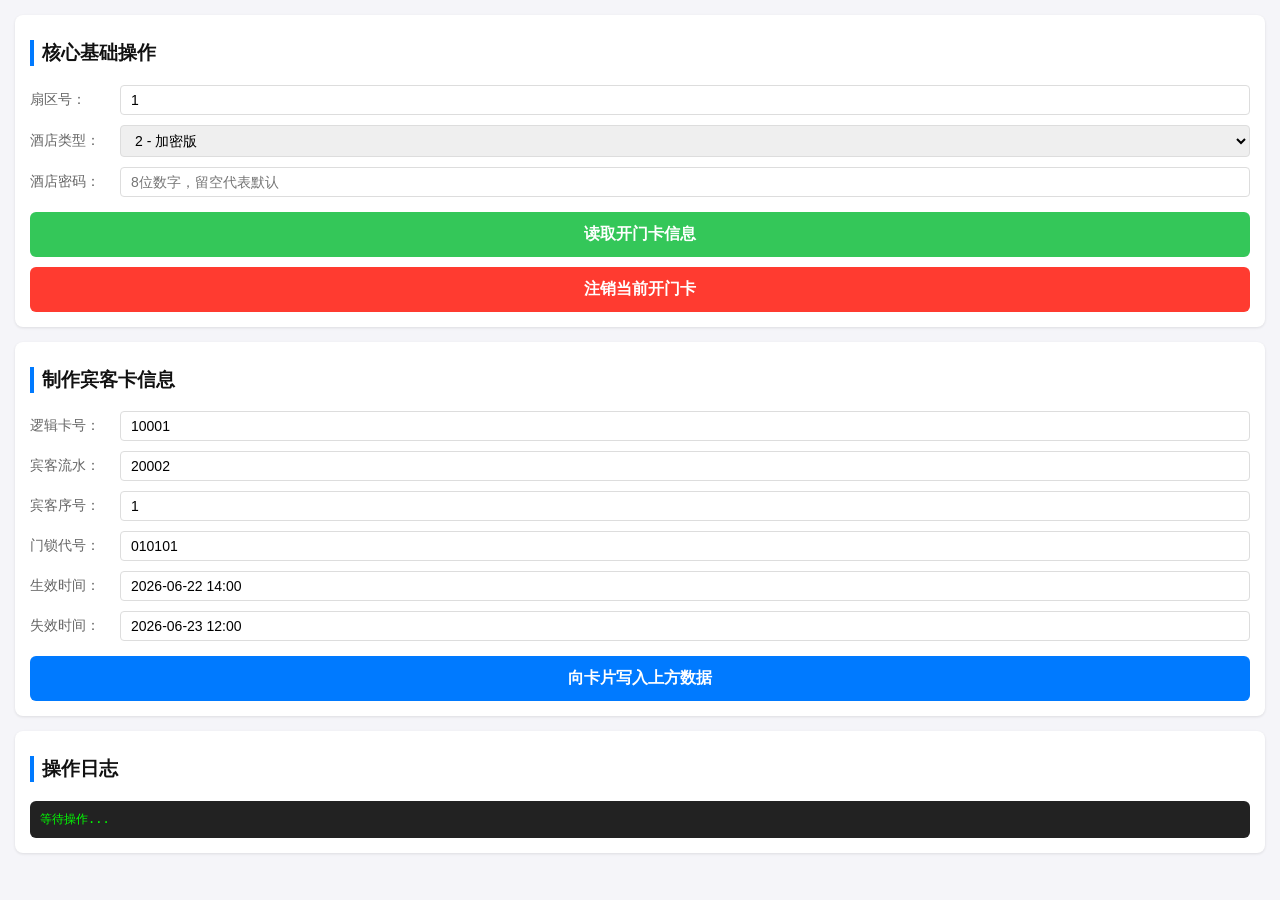
<file: app/src/main/assets/apps/__UNI__BE1144F/www/static/index.html>
<!DOCTYPE html>
<html lang="zh-CN">

<head>
    <meta charset="UTF-8">
    <meta name="viewport" content="width=device-width, initial-scale=1.0">
    <title>必达门锁 NFC 调试面板</title>
    <script type="text/javascript" src="https://gitee.com/dcloud/uni-app/raw/dev/dist/uni.webview.1.5.4.js"></script>
    <style>
        body {
            font-family: -apple-system, BlinkMacSystemFont, "Segoe UI", Roboto, sans-serif;
            padding: 15px;
            margin: 0;
            background-color: #f5f5f9;
            color: #333;
        }

        h3 {
            margin-top: 10px;
            color: #111;
            border-left: 4px solid #007aff;
            padding-left: 8px;
        }

        .card {
            background: #fff;
            padding: 15px;
            border-radius: 8px;
            margin-bottom: 15px;
            box-shadow: 0 1px 3px rgba(0, 0, 0, 0.1);
        }

        .form-group {
            margin-bottom: 10px;
            display: flex;
            align-items: center;
        }

        .form-group label {
            width: 90px;
            font-size: 14px;
            color: #666;
        }

        .form-group input,
        .form-group select {
            flex: 1;
            padding: 6px 10px;
            border: 1px solid #ddd;
            border-radius: 4px;
            font-size: 14px;
        }

        button {
            width: 100%;
            padding: 12px;
            background-color: #007aff;
            color: #fff;
            border: none;
            border-radius: 6px;
            font-size: 16px;
            font-weight: bold;
            margin-top: 5px;
            cursor: pointer;
        }

        button.btn-danger {
            background-color: #ff3b30;
        }

        button.btn-success {
            background-color: #34c759;
        }

        #log-area {
            background: #222;
            color: #00ff00;
            padding: 10px;
            border-radius: 6px;
            font-family: monospace;
            font-size: 12px;
            max-height: 200px;
            overflow-y: auto;
            white-space: pre-wrap;
        }
    </style>
</head>

<body>

    <div class="card">
        <h3>核心基础操作</h3>
        <div class="form-group">
            <label>扇区号：</label>
            <input type="number" id="sectorNo" value="1">
        </div>
        <div class="form-group">
            <label>酒店类型：</label>
            <select id="hotelType">
                <option value="2">2 - 加密版</option>
                <option value="1">1 - 非加密版</option>
            </select>
        </div>
        <div class="form-group">
            <label>酒店密码：</label>
            <input type="text" id="hotelPwd" value="" placeholder="8位数字，留空代表默认">
        </div>

        <button class="btn-success" onclick="doAction('READ_CARD')">读取开门卡信息</button>
        <button class="btn-danger" style="margin-top: 10px;" onclick="doAction('DISABLE_CARD')">注销当前开门卡</button>
    </div>

    <div class="card">
        <h3>制作宾客卡信息</h3>
        <div class="form-group">
            <label>逻辑卡号：</label>
            <input type="number" id="cardNo" value="10001">
        </div>
        <div class="form-group">
            <label>宾客流水：</label>
            <input type="number" id="guestSn" value="20002">
        </div>
        <div class="form-group">
            <label>宾客序号：</label>
            <input type="number" id="guestNo" value="1" min="1" max="255">
        </div>
        <div class="form-group">
            <label>门锁代号：</label>
            <input type="text" id="doorId" value="010101" maxlength="6" placeholder="6位门锁代号">
        </div>
        <div class="form-group">
            <label>生效时间：</label>
            <input type="text" id="beginTime" value="2026-06-22 14:00" placeholder="yyyy-MM-dd HH:mm">
        </div>
        <div class="form-group">
            <label>失效时间：</label>
            <input type="text" id="endTime" value="2026-06-23 12:00" placeholder="yyyy-MM-dd HH:mm">
        </div>
        <button onclick="doAction('WRITE_CARD')">向卡片写入上方数据</button>
    </div>

    <div class="card">
        <h3>操作日志</h3>
        <div id="log-area">等待操作...</div>
    </div>

    <script type="text/javascript">
        // 等待 UniApp 框架的 JSBridge 注入完成
        document.addEventListener('UniAppJSBridgeReady', function () {
            log("UniApp 桥接环境就绪，可以进行 NFC 操作。");
        });

        // 统一向 UniApp 发送事件的方法
        function doAction(actionType) {
            // 获取基础通用公共参数
            const sectorNo = parseInt(document.getElementById('sectorNo').value);
            const hotelType = parseInt(document.getElementById('hotelType').value);
            const hotelPwd = document.getElementById('hotelPwd').value;

            let packet = {
                action: actionType,
                payload: {
                    sectorNo: sectorNo,
                    hotelType: hotelType,
                    hotelPwd: hotelPwd
                }
            };

            // 如果是写卡，拼装表单上的 GuestCard 业务数据
            if (actionType === 'WRITE_CARD') {
                packet.payload.cardData = {
                    cardNo: parseInt(document.getElementById('cardNo').value),
                    guestSn: parseInt(document.getElementById('guestSn').value),
                    guestNo: parseInt(document.getElementById('guestNo').value),
                    doorId: document.getElementById('doorId').value,
                    beginTime: document.getElementById('beginTime').value,
                    endTime: document.getElementById('endTime').value,
                    suitDoor: "",
                    pubDoor: "",
                    liftData: "",
                    usePowerSwitch: true,
                    systemId: "BTPSW",
                    isDisabled: false
                };
            }

            log(`向 App 发送指令: ${actionType}... 请贴紧卡片`);

            // 核心通信：向 UniApp 视图层投递消息
            uni.postMessage({
                data: packet
            });
        }

        // 接收来自 UniApp (App端) 处理完原生插件后的回调结果
        // 注：原生执行完后，UniApp 会通过 webviewController.evalJS() 把结果注入回这个函数
        function onNfcResult(action, success, resultData) {
            log(`\n[收到App回调] -> 动作: ${action} | 状态: ${success ? '成功' : '失败'}`);
            log(JSON.stringify(resultData, null, 2));
        }

        // 简易日志打印工具
        function log(msg) {
            const area = document.getElementById('log-area');
            area.innerText += '\n' + msg;
            area.scrollTop = area.scrollHeight;
        }
    </script>
</body>

</html>
</file>
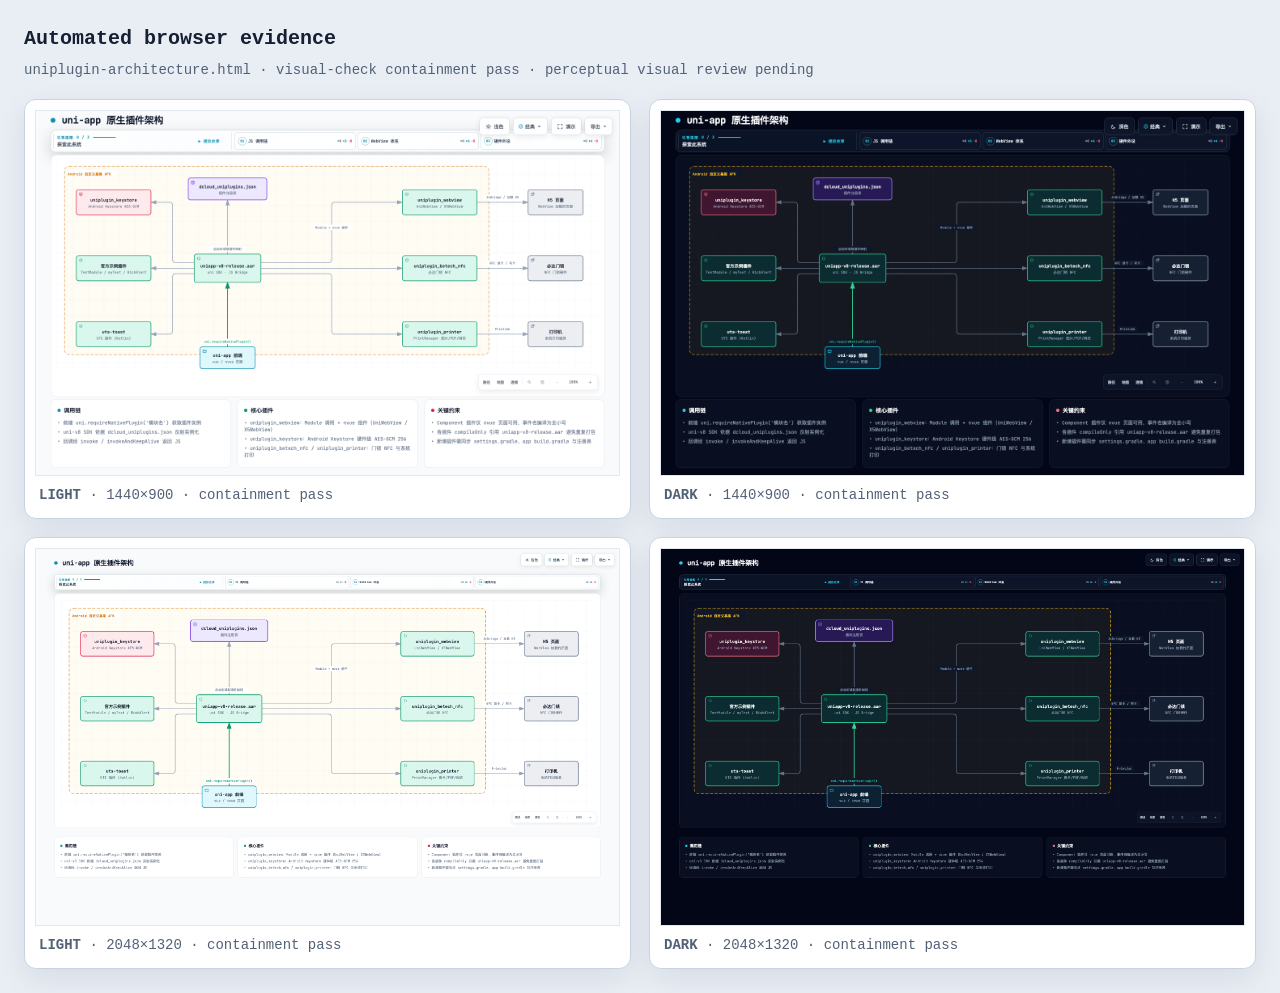
<file: diagrams/uniplugin-architecture.visual-check.html>
<!doctype html>
<html lang="en">
<head>
<meta charset="utf-8">
<meta name="viewport" content="width=device-width,initial-scale=1">
<title>Archify automated browser evidence · uniplugin-architecture.html</title>
<style>
*{box-sizing:border-box}body{margin:0;padding:24px;background:#e9eef5;color:#172033;font:14px/1.5 ui-monospace,SFMono-Regular,Menlo,Consolas,monospace}header{max-width:1500px;margin:0 auto 18px}h1{margin:0 0 6px;font-size:20px}p{margin:0;color:#526176}.grid{max-width:1500px;margin:auto;display:grid;grid-template-columns:repeat(2,minmax(0,1fr));gap:18px}figure{margin:0;padding:10px;background:white;border:1px solid #c9d4e3;border-radius:12px;box-shadow:0 10px 30px rgba(15,23,42,.08)}img{display:block;width:100%;height:auto;border:1px solid #e2e8f0}figcaption{padding:9px 4px 2px;color:#526176}@media(max-width:900px){.grid{grid-template-columns:1fr}}
</style>
</head>
<body>
<header><h1>Automated browser evidence</h1><p>uniplugin-architecture.html · visual-check containment pass · perceptual visual review pending</p></header>
<main class="grid">
      <figure>
        <img src="uniplugin-architecture.visual-check.1440x900.light.png" alt="light 1440 by 900">
        <figcaption><strong>LIGHT</strong> · 1440×900 · containment pass</figcaption>
      </figure>
      <figure>
        <img src="uniplugin-architecture.visual-check.1440x900.dark.png" alt="dark 1440 by 900">
        <figcaption><strong>DARK</strong> · 1440×900 · containment pass</figcaption>
      </figure>
      <figure>
        <img src="uniplugin-architecture.visual-check.2048x1320.light.png" alt="light 2048 by 1320">
        <figcaption><strong>LIGHT</strong> · 2048×1320 · containment pass</figcaption>
      </figure>
      <figure>
        <img src="uniplugin-architecture.visual-check.2048x1320.dark.png" alt="dark 2048 by 1320">
        <figcaption><strong>DARK</strong> · 2048×1320 · containment pass</figcaption>
      </figure>
</main>
</body>
</html>
</file>
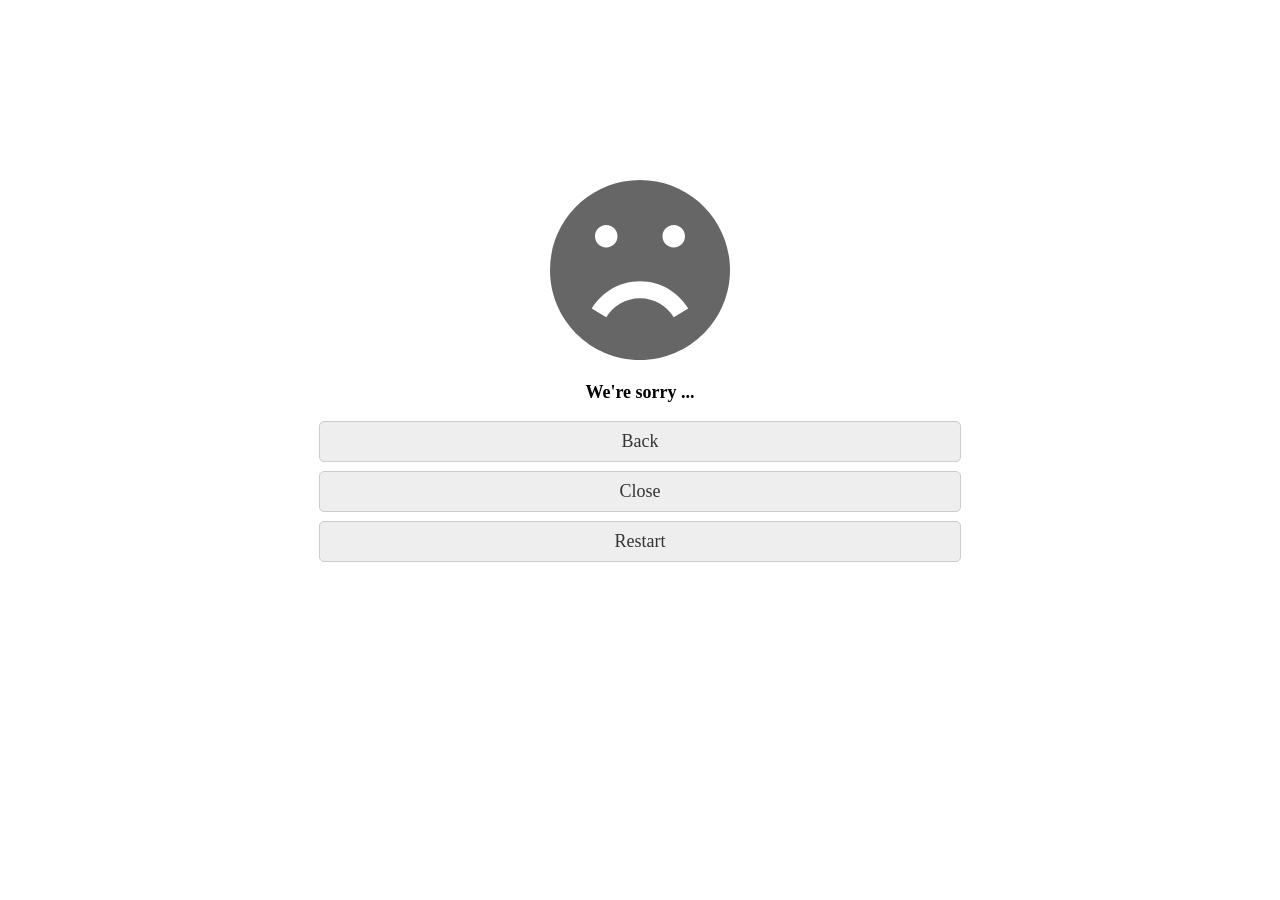
<file: app/src/main/assets/data/dcloud_error.html>
<!DOCTYPE html>
<html>
<head>
    <meta charset="utf-8"/>
    <meta name="viewport" content="initial-scale=1.0, maximum-scale=1.0, user-scalable=no"/>
	<meta name="HandheldFriendly" content="true"/>
	<meta name="MobileOptimized" content="320"/>
	<title>Error</title>
	<script type="text/javascript">
// H5 plus事件处理
var ws=null;
function plusReady(){
	// Android处理返回键
	plus.key.addEventListener('backbutton',function(){
		(history.length==1)&&ws.close();
		var c=setTimeout(function(){
			ws.close();
		},1000);
		window.onbeforeunload=function(){
			clearTimeout(c);
		}
		history.go(-2);
	},false);
	ws=plus.webview.currentWebview();
}
if(window.plus){
	plusReady();
}else{
	document.addEventListener('plusready',plusReady,false);
}
document.addEventListener('touchstart',function(){
    return false;
},true);
// 禁止选择
document.oncontextmenu=function(){
	return false;
};
// 获取错误信息
document.addEventListener("error",function(e){
	info.innerText="请求的页面（"+e.url+"）无法打开";
	console.log("请求的页面无法打开："+e.href);
},false);
	</script>
	<style>
*{
	-webkit-user-select: none;
}
html,body{
	margin: 0px;
	padding: 0px;
	width: 100%;
	height: 100%;
	text-align: center;
	word-break: break-all;
	-webkit-touch-callout:none;
	-webkit-tap-highlight-color:rgba(0,0,0,0);
}
.button{
	width: 50%;
	font-size: 18px;
	font-weight: normal;
	text-decoration: none;
	text-align: center;
	padding: .5em 0em;
	margin: .5em auto;
	color: #333333;
	background-color: #EEEEEE;
	border: 1px solid #CCCCCC;
	-webkit-border-radius: 5px;
	border-radius: 5px;
}
.button:active{
	background-color: #CCCCCC;
}
	</style>
</head>
<body>
	<div style="width:100%;height:20%;"></div>
	<svg xmlns="http://www.w3.org/2000/svg" version="1.1" viewBox="0 0 512 512" style="height:20%;width:30%"> 
	<g id="icomoon-ignore">
		<line stroke-width="1" x1="" y1="" x2="" y2="" stroke="#449FDB" opacity=""></line>
	</g>
	<path d="M256 0c-141.385 0-256 114.615-256 256s114.615 256 256 256 256-114.615 256-256-114.615-256-256-256zM352 128c17.673 0 32 14.327 32 32s-14.327 32-32 32-32-14.327-32-32 14.327-32 32-32zM160 128c17.673 0 32 14.327 32 32s-14.327 32-32 32-32-14.327-32-32 14.327-32 32-32zM352.049 390.37c-19.587-32.574-55.272-54.37-96.049-54.37s-76.462 21.796-96.049 54.37l-41.164-24.698c27.98-46.535 78.958-77.672 137.213-77.672s109.232 31.137 137.213 77.672l-41.164 24.698z" fill="#666666"></path>
    </svg>
	<p style="font-size:18px;font-weight:bolder;">We're sorry ...</p>
	<p id="info" style="font-size:12px;"></p>
	<!--<div class="button" onclick="history.back()">Retry</div>-->
	<div class="button" onclick="if(history.length == 1){ws.close();}else{ws.back();ws.back();}">Back</div>
	<div class="button" onclick="ws.close()">Close</div>
	<div class="button" onclick="plus.runtime.restart()">Restart</div>
</body>
</html>
</file>
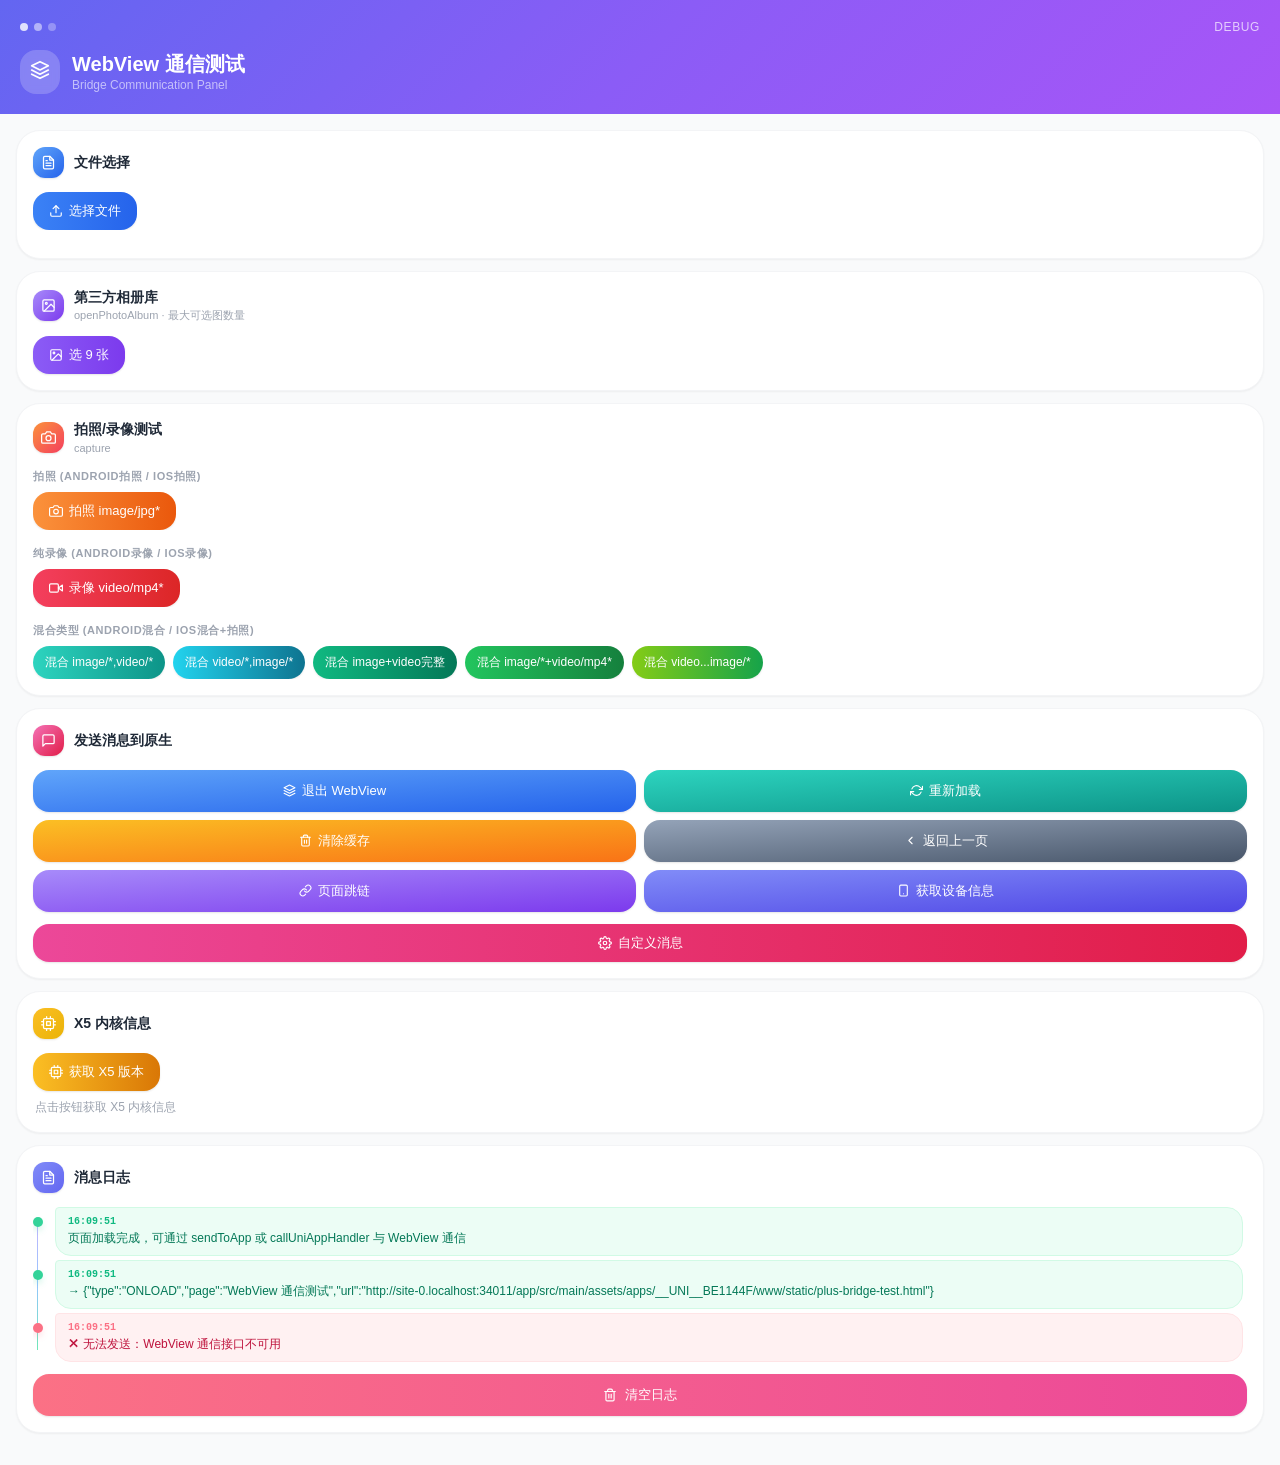
<file: app/src/main/assets/apps/__UNI__BE1144F/www/static/plus-bridge-test.html>
<!doctype html>
<html lang="zh-CN">

<head>
  <meta charset="UTF-8" />
  <meta name="viewport"
    content="width=device-width, initial-scale=1.0, maximum-scale=1.0, user-scalable=no, viewport-fit=cover" />
  <meta name="apple-mobile-web-app-capable" content="yes" />
  <meta name="apple-mobile-web-app-status-bar-style" content="black-translucent" />
  <title>WebView 通信测试</title>
  <style>
    * {
      box-sizing: border-box;
      margin: 0;
      padding: 0;
    }

    html, body {
      width: 100%;
      min-height: 100%;
    }

    body {
      font-family: -apple-system, BlinkMacSystemFont, 'Inter', 'Segoe UI', Roboto, sans-serif;
      background: #f9fafb;
      -webkit-overflow-scrolling: touch;
    }

    /* Header */
    .header {
      padding: 20px 20px 20px 20px;
      background: linear-gradient(135deg, #6366f1 0%, #8b5cf6 50%, #a855f7 100%);
    }

    .header-top {
      display: flex;
      align-items: center;
      justify-content: space-between;
      margin-bottom: 16px;
    }

    .header-dots {
      display: flex;
      align-items: center;
      gap: 6px;
    }

    .header-dots span {
      width: 8px;
      height: 8px;
      border-radius: 50%;
    }

    .header-dots span:nth-child(1) { background: rgba(255,255,255,0.8); }
    .header-dots span:nth-child(2) { background: rgba(255,255,255,0.5); }
    .header-dots span:nth-child(3) { background: rgba(255,255,255,0.3); }

    .header-badge {
      color: rgba(255,255,255,0.7);
      font-size: 12px;
      font-weight: 500;
      letter-spacing: 0.05em;
    }

    .header-content {
      display: flex;
      align-items: center;
      gap: 12px;
    }

    .header-icon {
      background: rgba(255,255,255,0.2);
      padding: 10px;
      border-radius: 16px;
      backdrop-filter: blur(4px);
      -webkit-backdrop-filter: blur(4px);
    }

    .header-icon svg {
      width: 20px;
      height: 20px;
      color: white;
      fill: none;
      stroke: currentColor;
      stroke-width: 2;
      stroke-linecap: round;
      stroke-linejoin: round;
    }

    .header-title {
      color: white;
      font-size: 20px;
      font-weight: 700;
      line-height: 1.2;
    }

    .header-subtitle {
      color: rgba(255,255,255,0.6);
      font-size: 12px;
      margin-top: 2px;
    }

    /* Content */
    .content-inner {
      display: flex;
      flex-direction: column;
      gap: 12px;
      padding: 16px;
      padding-bottom: 32px;
    }

    /* Card */
    .card {
      background: #fff;
      border-radius: 24px;
      padding: 16px;
      box-shadow: 0 1px 2px 0 rgba(0,0,0,0.05);
      border: 1px solid #f3f4f6;
    }

    .card-header {
      display: flex;
      align-items: center;
      gap: 10px;
      margin-bottom: 14px;
    }

    .card-icon {
      padding: 8px;
      border-radius: 12px;
      color: white;
      display: flex;
      align-items: center;
      justify-content: center;
      box-shadow: 0 1px 2px rgba(0,0,0,0.1);
    }

    .card-icon svg {
      width: 15px;
      height: 15px;
      fill: none;
      stroke: currentColor;
      stroke-width: 2;
      stroke-linecap: round;
      stroke-linejoin: round;
    }

    .card-title {
      font-size: 14px;
      font-weight: 600;
      color: #1f2937;
      line-height: 1.3;
    }

    .card-subtitle {
      font-size: 11px;
      color: #9ca3af;
      line-height: 1.3;
      margin-top: 2px;
    }

    /* Color buttons */
    .color-btn {
      display: inline-flex;
      align-items: center;
      gap: 6px;
      color: white;
      border: none;
      border-radius: 16px;
      padding: 10px 16px;
      font-size: 13px;
      font-weight: 500;
      cursor: pointer;
      transition: transform 0.1s;
      box-shadow: 0 1px 2px rgba(0,0,0,0.1);
    }

    .color-btn:active {
      transform: scale(0.95);
    }

    .color-btn svg {
      width: 14px;
      height: 14px;
      fill: none;
      stroke: currentColor;
      stroke-width: 2;
      stroke-linecap: round;
      stroke-linejoin: round;
    }

    .color-btn.full-width {
      width: 100%;
      justify-content: center;
    }

    /* Grid buttons */
    .grid-2 {
      display: grid;
      grid-template-columns: 1fr 1fr;
      gap: 8px;
    }

    .grid-btn {
      display: flex;
      align-items: center;
      justify-content: center;
      gap: 6px;
      color: white;
      border: none;
      border-radius: 16px;
      padding: 12px 12px;
      font-size: 13px;
      font-weight: 500;
      cursor: pointer;
      transition: transform 0.1s;
      box-shadow: 0 1px 2px rgba(0,0,0,0.1);
      background: none;
    }

    .grid-btn:active {
      transform: scale(0.95);
    }

    .grid-btn svg {
      width: 13px;
      height: 13px;
      fill: none;
      stroke: currentColor;
      stroke-width: 2;
      stroke-linecap: round;
      stroke-linejoin: round;
    }

    /* Pill buttons */
    .pill-wrap {
      display: flex;
      flex-wrap: wrap;
      gap: 8px;
    }

    .pill-btn {
      color: white;
      border: none;
      border-radius: 999px;
      padding: 8px 12px;
      font-size: 12px;
      font-weight: 500;
      cursor: pointer;
      transition: transform 0.1s;
      box-shadow: 0 1px 2px rgba(0,0,0,0.1);
    }

    .pill-btn:active {
      transform: scale(0.95);
    }

    /* Sub label */
    .sub-label {
      font-size: 11px;
      color: #9ca3af;
      font-weight: 600;
      text-transform: uppercase;
      letter-spacing: 0.05em;
      margin-bottom: 8px;
      margin-top: 12px;
    }

    .sub-label:first-child {
      margin-top: 0;
    }

    /* Section spacing */
    .section-gap {
      margin-top: 12px;
    }

    .hint-text {
      font-size: 12px;
      color: #9ca3af;
      margin-top: 8px;
      padding-left: 2px;
    }

    /* Log area */
    .log-scroll {
      max-height: 256px;
      overflow-y: auto;
      padding-right: 4px;
      -webkit-overflow-scrolling: touch;
    }

    .log-empty {
      display: flex;
      flex-direction: column;
      align-items: center;
      padding: 32px 0;
      color: #d1d5db;
    }

    .log-empty svg {
      width: 28px;
      height: 28px;
      fill: none;
      stroke: currentColor;
      stroke-width: 2;
    }

    .log-empty p {
      font-size: 12px;
      margin-top: 8px;
    }

    .log-timeline {
      position: relative;
    }

    .log-timeline::before {
      content: '';
      position: absolute;
      left: 4px;
      top: 12px;
      bottom: 12px;
      width: 1px;
      background: linear-gradient(to bottom, #c4b5fd, #93c5fd, #6ee7b7);
    }

    .log-item {
      display: flex;
      align-items: flex-start;
    }

    .log-item + .log-item {
      margin-top: 4px;
    }

    .log-dot {
      position: relative;
      z-index: 10;
      width: 10px;
      height: 10px;
      border-radius: 50%;
      flex-shrink: 0;
      margin-top: 10px;
      margin-right: 12px;
      box-shadow: 0 4px 6px -1px rgba(0,0,0,0.1);
    }

    .log-dot.error { background: #fb7185; box-shadow: 0 4px 6px -1px rgba(251,113,133,0.25); }
    .log-dot.success { background: #34d399; box-shadow: 0 4px 6px -1px rgba(52,211,153,0.25); }
    .log-dot.info { background: #38bdf8; box-shadow: 0 4px 6px -1px rgba(56,189,248,0.25); }

    .log-bubble {
      flex: 1;
      min-width: 0;
      border-radius: 16px;
      border-top-left-radius: 4px;
      padding: 8px 12px;
    }

    .log-bubble.error {
      background: #fff1f2;
      border: 1px solid #ffe4e6;
    }

    .log-bubble.success {
      background: #ecfdf5;
      border: 1px solid #d1fae5;
    }

    .log-bubble.info {
      background: #f0f9ff;
      border: 1px solid #e0f2fe;
    }

    .log-time {
      font-size: 10px;
      font-family: 'SF Mono', 'Menlo', 'Courier New', monospace;
      font-weight: 600;
      display: block;
      margin-bottom: 2px;
    }

    .log-time.error { color: #fb7185; }
    .log-time.success { color: #10b981; }
    .log-time.info { color: #38bdf8; }

    .log-msg {
      font-size: 12px;
      line-height: 1.5;
      word-break: break-all;
    }

    .log-msg.error { color: #be123c; }
    .log-msg.success { color: #047857; }
    .log-msg.info { color: #0369a1; }

    .clear-log-btn {
      margin-top: 12px;
      width: 100%;
      background: linear-gradient(to right, #fb7185, #ec4899);
      color: white;
      border: none;
      border-radius: 16px;
      padding: 12px;
      font-size: 13px;
      font-weight: 500;
      cursor: pointer;
      display: flex;
      align-items: center;
      justify-content: center;
      gap: 8px;
      transition: transform 0.1s;
      box-shadow: 0 1px 2px rgba(0,0,0,0.1);
    }

    .clear-log-btn:active {
      transform: scale(0.95);
    }

    .clear-log-btn svg {
      width: 14px;
      height: 14px;
      fill: none;
      stroke: currentColor;
      stroke-width: 2;
      stroke-linecap: round;
      stroke-linejoin: round;
    }

    /* File upload override */
    .file-upload {
      position: relative;
      display: inline-block;
      overflow: hidden;
    }

    .file-upload input[type="file"] {
      position: absolute;
      left: 0;
      top: 0;
      width: 100%;
      height: 100%;
      opacity: 0;
      cursor: pointer;
      z-index: 2;
    }

    /* Gradient utilities */
    .grad-blue { background: linear-gradient(to right, #3b82f6, #2563eb); }
    .grad-violet { background: linear-gradient(to right, #8b5cf6, #7c3aed); }
    .grad-orange { background: linear-gradient(to right, #fb923c, #ea580c); }
    .grad-rose { background: linear-gradient(to right, #f43f5e, #dc2626); }
    .grad-pink { background: linear-gradient(to right, #ec4899, #e11d48); }
    .grad-amber { background: linear-gradient(to right, #fbbf24, #d97706); }

    .grad-icon-blue { background: linear-gradient(to bottom right, #60a5fa, #2563eb); }
    .grad-icon-violet { background: linear-gradient(to bottom right, #a78bfa, #7c3aed); }
    .grad-icon-orange { background: linear-gradient(to bottom right, #fb923c, #f43f5e); }
    .grad-icon-pink { background: linear-gradient(to bottom right, #f472b6, #e11d48); }
    .grad-icon-amber { background: linear-gradient(to bottom right, #fbbf24, #eab308); }
    .grad-icon-indigo { background: linear-gradient(to bottom right, #818cf8, #6366f1); }

    /* Pill gradients */
    .pill-teal-1 { background: linear-gradient(to right, #2dd4bf, #0d9488); }
    .pill-cyan-1 { background: linear-gradient(to right, #22d3ee, #0e7490); }
    .pill-emerald-1 { background: linear-gradient(to right, #10b981, #047857); }
    .pill-green-1 { background: linear-gradient(to right, #22c55e, #15803d); }
    .pill-lime-1 { background: linear-gradient(to right, #84cc16, #16a34a); }

    /* Grid item gradients */
    .grid-grad-blue { background: linear-gradient(to bottom right, #60a5fa, #2563eb); }
    .grid-grad-teal { background: linear-gradient(to bottom right, #2dd4bf, #0d9488); }
    .grid-grad-amber { background: linear-gradient(to bottom right, #fbbf24, #f97316); }
    .grid-grad-slate { background: linear-gradient(to bottom right, #94a3b8, #475569); }
    .grid-grad-violet { background: linear-gradient(to bottom right, #a78bfa, #7c3aed); }
    .grid-grad-indigo { background: linear-gradient(to bottom right, #818cf8, #4f46e5); }

    /* Modal */
    .modal-overlay {
      display: none;
      position: fixed;
      inset: 0;
      background: rgba(0, 0, 0, 0.4);
      backdrop-filter: blur(4px);
      -webkit-backdrop-filter: blur(4px);
      z-index: 1000;
      align-items: center;
      justify-content: center;
      padding: 24px;
    }

    .modal-overlay.active {
      display: flex;
    }

    .modal-box {
      background: #fff;
      border-radius: 24px;
      padding: 24px;
      width: 100%;
      max-width: 320px;
      box-shadow: 0 25px 50px -12px rgba(0, 0, 0, 0.25);
      animation: modalIn 0.2s ease-out;
    }

    @keyframes modalIn {
      from {
        opacity: 0;
        transform: scale(0.95) translateY(8px);
      }
      to {
        opacity: 1;
        transform: scale(1) translateY(0);
      }
    }

    .modal-title {
      font-size: 16px;
      font-weight: 700;
      color: #1f2937;
      margin-bottom: 4px;
    }

    .modal-desc {
      font-size: 12px;
      color: #9ca3af;
      margin-bottom: 16px;
    }

    .modal-input {
      width: 100%;
      padding: 12px 14px;
      border: 1.5px solid #e5e7eb;
      border-radius: 14px;
      font-size: 14px;
      outline: none;
      transition: border-color 0.15s;
      background: #f9fafb;
      color: #1f2937;
    }

    .modal-input:focus {
      border-color: #8b5cf6;
      background: #fff;
    }

    .modal-input::placeholder {
      color: #d1d5db;
    }

    .modal-actions {
      display: flex;
      gap: 8px;
      margin-top: 16px;
    }

    .modal-btn {
      flex: 1;
      padding: 11px 0;
      border-radius: 14px;
      font-size: 14px;
      font-weight: 600;
      border: none;
      cursor: pointer;
      transition: transform 0.1s;
    }

    .modal-btn:active {
      transform: scale(0.95);
    }

    .modal-btn-cancel {
      background: #f3f4f6;
      color: #6b7280;
    }

    .modal-btn-confirm {
      background: linear-gradient(135deg, #ec4899, #e11d48);
      color: white;
      box-shadow: 0 2px 8px rgba(236, 72, 153, 0.3);
    }
  </style>
</head>

<body>

  <!-- Header -->
  <div class="header">
    <div class="header-top">
      <div class="header-dots">
        <span></span><span></span><span></span>
      </div>
      <span class="header-badge">DEBUG</span>
    </div>
    <div class="header-content">
      <div class="header-icon">
        <!-- Layers icon -->
        <svg viewBox="0 0 24 24"><polygon points="12 2 2 7 12 12 22 7 12 2"/><polyline points="2 17 12 22 22 17"/><polyline points="2 12 12 17 22 12"/></svg>
      </div>
      <div>
        <div class="header-title">WebView 通信测试</div>
        <div class="header-subtitle">Bridge Communication Panel</div>
      </div>
    </div>
  </div>

  <!-- Content -->
  <div class="content-inner">

      <!-- 文件选择 -->
      <div class="card">
        <div class="card-header">
          <div class="card-icon grad-icon-blue">
            <!-- FileText icon -->
            <svg viewBox="0 0 24 24"><path d="M14 2H6a2 2 0 0 0-2 2v16a2 2 0 0 0 2 2h12a2 2 0 0 0 2-2V8z"/><polyline points="14 2 14 8 20 8"/><line x1="16" y1="13" x2="8" y2="13"/><line x1="16" y1="17" x2="8" y2="17"/><polyline points="10 9 9 9 8 9"/></svg>
          </div>
          <div>
            <div class="card-title">文件选择</div>
          </div>
        </div>
        <label class="file-upload">
          <input type="file" id="fileInput" onchange="handleFileSelect(event)" />
          <button class="color-btn grad-blue" onclick="event.preventDefault()">
            <!-- Upload icon -->
            <svg viewBox="0 0 24 24"><path d="M21 15v4a2 2 0 0 1-2 2H5a2 2 0 0 1-2-2v-4"/><polyline points="17 8 12 3 7 8"/><line x1="12" y1="3" x2="12" y2="15"/></svg>
            选择文件
          </button>
        </label>
        <div id="file-info" style="font-size: 12px; color: #374151; line-height: 1.8; margin-top: 8px;"></div>
      </div>

      <!-- 第三方相册库 -->
      <div class="card">
        <div class="card-header">
          <div class="card-icon grad-icon-violet">
            <!-- ImageIcon icon -->
            <svg viewBox="0 0 24 24"><rect x="3" y="3" width="18" height="18" rx="2" ry="2"/><circle cx="8.5" cy="8.5" r="1.5"/><polyline points="21 15 16 10 5 21"/></svg>
          </div>
          <div>
            <div class="card-title">第三方相册库</div>
            <div class="card-subtitle">openPhotoAlbum · 最大可选图数量</div>
          </div>
        </div>
        <button class="color-btn grad-violet" onclick="openPhotoAlbum(9)">
          <!-- ImageIcon icon -->
          <svg viewBox="0 0 24 24"><rect x="3" y="3" width="18" height="18" rx="2" ry="2"/><circle cx="8.5" cy="8.5" r="1.5"/><polyline points="21 15 16 10 5 21"/></svg>
          选 9 张
        </button>
      </div>

      <!-- 拍照/录像测试 -->
      <div class="card">
        <div class="card-header">
          <div class="card-icon grad-icon-orange">
            <!-- Camera icon -->
            <svg viewBox="0 0 24 24"><path d="M23 19a2 2 0 0 1-2 2H3a2 2 0 0 1-2-2V8a2 2 0 0 1 2-2h4l2-3h6l2 3h4a2 2 0 0 1 2 2z"/><circle cx="12" cy="13" r="4"/></svg>
          </div>
          <div>
            <div class="card-title">拍照/录像测试</div>
            <div class="card-subtitle">capture</div>
          </div>
        </div>

        <div class="sub-label">拍照 (Android拍照 / iOS拍照)</div>
        <label class="file-upload">
          <input type="file" accept="image/jpg,image/jpeg,image/gif,image/png" capture="environment" onchange="handleFileSelect(event)" />
          <button class="color-btn grad-orange" onclick="event.preventDefault()">
            <!-- Camera icon -->
            <svg viewBox="0 0 24 24"><path d="M23 19a2 2 0 0 1-2 2H3a2 2 0 0 1-2-2V8a2 2 0 0 1 2-2h4l2-3h6l2 3h4a2 2 0 0 1 2 2z"/><circle cx="12" cy="13" r="4"/></svg>
            拍照 image/jpg*
          </button>
        </label>

        <div class="sub-label">纯录像 (Android录像 / iOS录像)</div>
        <label class="file-upload">
          <input type="file" accept="video/mp4" capture="environment" onchange="handleFileSelect(event)" />
          <button class="color-btn grad-rose" onclick="event.preventDefault()">
            <!-- Video icon -->
            <svg viewBox="0 0 24 24"><polygon points="23 7 16 12 23 17 23 7"/><rect x="1" y="5" width="15" height="14" rx="2" ry="2"/></svg>
            录像 video/mp4*
          </button>
        </label>

        <div class="sub-label">混合类型 (Android混合 / iOS混合+拍照)</div>
        <div class="pill-wrap">
          <label class="file-upload">
            <input type="file" accept="image/*,video/*" capture="environment" onchange="handleFileSelect(event)" />
            <button class="pill-btn pill-teal-1" onclick="event.preventDefault()">混合 image/*,video/*</button>
          </label>
          <label class="file-upload">
            <input type="file" accept="video/*,image/*" capture="environment" onchange="handleFileSelect(event)" />
            <button class="pill-btn pill-cyan-1" onclick="event.preventDefault()">混合 video/*,image/*</button>
          </label>
          <label class="file-upload">
            <input type="file" accept="image/jpg,image/jpeg,image/gif,image/png,video/mp4,video/ogg,video/webm,video/mov" capture="environment" onchange="handleFileSelect(event)" />
            <button class="pill-btn pill-emerald-1" onclick="event.preventDefault()">混合 image+video完整</button>
          </label>
          <label class="file-upload">
            <input type="file" accept="image/*,video/mp4,video/ogg,video/webm,video/mov" capture="environment" onchange="handleFileSelect(event)" />
            <button class="pill-btn pill-green-1" onclick="event.preventDefault()">混合 image/*+video/mp4*</button>
          </label>
          <label class="file-upload">
            <input type="file" accept="video/mp4,video/ogg,video/webm,video/mov,image/*" capture="environment" onchange="handleFileSelect(event)" />
            <button class="pill-btn pill-lime-1" onclick="event.preventDefault()">混合 video...image/*</button>
          </label>
        </div>
      </div>

      <!-- 发送消息到原生 -->
      <div class="card">
        <div class="card-header">
          <div class="card-icon grad-icon-pink">
            <!-- MessageSquare icon -->
            <svg viewBox="0 0 24 24"><path d="M21 15a2 2 0 0 1-2 2H7l-4 4V5a2 2 0 0 1 2-2h14a2 2 0 0 1 2 2z"/></svg>
          </div>
          <div>
            <div class="card-title">发送消息到原生</div>
          </div>
        </div>
        <div class="grid-2">
          <!-- 退出 WebView -->
          <button class="grid-btn grid-grad-blue" onclick="sendCloseWebView()">
            <svg viewBox="0 0 24 24"><polygon points="12 2 2 7 12 12 22 7 12 2"/><polyline points="2 17 12 22 22 17"/><polyline points="2 12 12 17 22 12"/></svg>
            <span>退出 WebView</span>
          </button>
          <!-- 重新加载 -->
          <button class="grid-btn grid-grad-teal" onclick="sendReload()">
            <svg viewBox="0 0 24 24"><polyline points="23 4 23 10 17 10"/><polyline points="1 20 1 14 7 14"/><path d="M3.51 9a9 9 0 0 1 14.85-3.36L23 10M1 14l4.64 4.36A9 9 0 0 0 20.49 15"/></svg>
            <span>重新加载</span>
          </button>
          <!-- 清除缓存 -->
          <button class="grid-btn grid-grad-amber" onclick="sendClearCache()">
            <svg viewBox="0 0 24 24"><polyline points="3 6 5 6 21 6"/><path d="M19 6v14a2 2 0 0 1-2 2H7a2 2 0 0 1-2-2V6m3 0V4a2 2 0 0 1 2-2h4a2 2 0 0 1 2 2v2"/><line x1="10" y1="11" x2="10" y2="17"/><line x1="14" y1="11" x2="14" y2="17"/></svg>
            <span>清除缓存</span>
          </button>
          <!-- 返回上一页 -->
          <button class="grid-btn grid-grad-slate" onclick="sendGoBack()">
            <svg viewBox="0 0 24 24"><polyline points="15 18 9 12 15 6"/></svg>
            <span>返回上一页</span>
          </button>
          <!-- 页面跳链 -->
          <button class="grid-btn grid-grad-violet" onclick="sendOnLoad()">
            <svg viewBox="0 0 24 24"><path d="M10 13a5 5 0 0 0 7.54.54l3-3a5 5 0 0 0-7.07-7.07l-1.72 1.71"/><path d="M14 11a5 5 0 0 0-7.54-.54l-3 3a5 5 0 0 0 7.07 7.07l1.71-1.71"/></svg>
            <span>页面跳链</span>
          </button>
          <!-- 获取设备信息 -->
          <button class="grid-btn grid-grad-indigo" onclick="sendGetDeviceInfo()">
            <svg viewBox="0 0 24 24"><rect x="5" y="2" width="14" height="20" rx="2" ry="2"/><line x1="12" y1="18" x2="12.01" y2="18"/></svg>
            <span>获取设备信息</span>
          </button>
        </div>
        <div class="section-gap">
          <button class="color-btn grad-pink full-width" onclick="sendCustomMessage()">
            <!-- Settings icon -->
            <svg viewBox="0 0 24 24"><circle cx="12" cy="12" r="3"/><path d="M19.4 15a1.65 1.65 0 0 0 .33 1.82l.06.06a2 2 0 0 1 0 2.83 2 2 0 0 1-2.83 0l-.06-.06a1.65 1.65 0 0 0-1.82-.33 1.65 1.65 0 0 0-1 1.51V21a2 2 0 0 1-2 2 2 2 0 0 1-2-2v-.09A1.65 1.65 0 0 0 9 19.4a1.65 1.65 0 0 0-1.82.33l-.06.06a2 2 0 0 1-2.83 0 2 2 0 0 1 0-2.83l.06-.06A1.65 1.65 0 0 0 4.68 15a1.65 1.65 0 0 0-1.51-1H3a2 2 0 0 1-2-2 2 2 0 0 1 2-2h.09A1.65 1.65 0 0 0 4.6 9a1.65 1.65 0 0 0-.33-1.82l-.06-.06a2 2 0 0 1 0-2.83 2 2 0 0 1 2.83 0l.06.06A1.65 1.65 0 0 0 9 4.68a1.65 1.65 0 0 0 1-1.51V3a2 2 0 0 1 2-2 2 2 0 0 1 2 2v.09a1.65 1.65 0 0 0 1 1.51 1.65 1.65 0 0 0 1.82-.33l.06-.06a2 2 0 0 1 2.83 0 2 2 0 0 1 0 2.83l-.06.06A1.65 1.65 0 0 0 19.4 9a1.65 1.65 0 0 0 1.51 1H21a2 2 0 0 1 2 2 2 2 0 0 1-2 2h-.09a1.65 1.65 0 0 0-1.51 1z"/></svg>
            自定义消息
          </button>
        </div>
      </div>

      <!-- X5 内核信息 -->
      <div class="card">
        <div class="card-header">
          <div class="card-icon grad-icon-amber">
            <!-- Cpu icon -->
            <svg viewBox="0 0 24 24"><rect x="4" y="4" width="16" height="16" rx="2" ry="2"/><rect x="9" y="9" width="6" height="6"/><line x1="9" y1="1" x2="9" y2="4"/><line x1="15" y1="1" x2="15" y2="4"/><line x1="9" y1="20" x2="9" y2="23"/><line x1="15" y1="20" x2="15" y2="23"/><line x1="20" y1="9" x2="23" y2="9"/><line x1="20" y1="14" x2="23" y2="14"/><line x1="1" y1="9" x2="4" y2="9"/><line x1="1" y1="14" x2="4" y2="14"/></svg>
          </div>
          <div>
            <div class="card-title">X5 内核信息</div>
          </div>
        </div>
        <button class="color-btn grad-amber" onclick="getX5Info()">
          <!-- Cpu icon -->
          <svg viewBox="0 0 24 24"><rect x="4" y="4" width="16" height="16" rx="2" ry="2"/><rect x="9" y="9" width="6" height="6"/><line x1="9" y1="1" x2="9" y2="4"/><line x1="15" y1="1" x2="15" y2="4"/><line x1="9" y1="20" x2="9" y2="23"/><line x1="15" y1="20" x2="15" y2="23"/><line x1="20" y1="9" x2="23" y2="9"/><line x1="20" y1="14" x2="23" y2="14"/><line x1="1" y1="9" x2="4" y2="9"/><line x1="1" y1="14" x2="4" y2="14"/></svg>
          获取 X5 版本
        </button>
        <div id="x5-info" class="hint-text">点击按钮获取 X5 内核信息</div>
      </div>

      <!-- 消息日志 -->
      <div class="card">
        <div class="card-header">
          <div class="card-icon grad-icon-indigo">
            <!-- ScrollText icon -->
            <svg viewBox="0 0 24 24"><path d="M14 2H6a2 2 0 0 0-2 2v16a2 2 0 0 0 2 2h12a2 2 0 0 0 2-2V8z"/><polyline points="14 2 14 8 20 8"/><line x1="16" y1="13" x2="8" y2="13"/><line x1="16" y1="17" x2="8" y2="17"/><polyline points="10 9 9 9 8 9"/></svg>
          </div>
          <div>
            <div class="card-title">消息日志</div>
          </div>
        </div>
        <div class="log-scroll" id="log-scroll">
          <div class="log-empty" id="log-empty" style="display:none;">
            <svg viewBox="0 0 24 24"><path d="M14 2H6a2 2 0 0 0-2 2v16a2 2 0 0 0 2 2h12a2 2 0 0 0 2-2V8z"/><polyline points="14 2 14 8 20 8"/><line x1="16" y1="13" x2="8" y2="13"/><line x1="16" y1="17" x2="8" y2="17"/><polyline points="10 9 9 9 8 9"/></svg>
            <p>暂无日志</p>
          </div>
          <div class="log-timeline" id="log-timeline"></div>
        </div>
        <button class="clear-log-btn" onclick="clearLog()">
          <svg viewBox="0 0 24 24"><polyline points="3 6 5 6 21 6"/><path d="M19 6v14a2 2 0 0 1-2 2H7a2 2 0 0 1-2-2V6m3 0V4a2 2 0 0 1 2-2h4a2 2 0 0 1 2 2v2"/><line x1="10" y1="11" x2="10" y2="17"/><line x1="14" y1="11" x2="14" y2="17"/></svg>
          清空日志
        </button>
      </div>

    </div>

  <!-- 自定义消息弹窗 -->
  <div class="modal-overlay" id="customMsgModal" onclick="if(event.target===this)closeModal()">
    <div class="modal-box">
      <div class="modal-title">自定义消息</div>
      <div class="modal-desc">输入要发送到原生的消息内容</div>
      <input type="text" class="modal-input" id="customMsgInput" placeholder="请输入消息内容..." />
      <div class="modal-actions">
        <button class="modal-btn modal-btn-cancel" onclick="closeModal()">取消</button>
        <button class="modal-btn modal-btn-confirm" onclick="confirmSend()">发送</button>
      </div>
    </div>
  </div>

  <script>
    // ========== 日志函数 ==========
    var logCount = 0;
    var logEntries = [];

    function renderLogs() {
      var timeline = document.getElementById('log-timeline');
      var empty = document.getElementById('log-empty');

      if (logEntries.length === 0) {
        empty.style.display = 'flex';
        timeline.innerHTML = '';
        return;
      }

      empty.style.display = 'none';
      var html = '';
      for (var i = 0; i < logEntries.length; i++) {
        var entry = logEntries[i];
        var type = entry.type || 'info';
        html += '<div class="log-item">' +
          '<div class="log-dot ' + type + '"></div>' +
          '<div class="log-bubble ' + type + '">' +
          '<span class="log-time ' + type + '">' + entry.time + '</span>' +
          '<p class="log-msg ' + type + '">' + entry.message + '</p>' +
          '</div></div>';
      }
      timeline.innerHTML = html;

      var scrollEl = document.getElementById('log-scroll');
      scrollEl.scrollTop = scrollEl.scrollHeight;
    }

    function getTimeStr() {
      var now = new Date();
      return now.getHours().toString().padStart(2, '0') + ':' +
        now.getMinutes().toString().padStart(2, '0') + ':' +
        now.getSeconds().toString().padStart(2, '0');
    }

    function addLog(message, type) {
      logEntries.push({ time: getTimeStr(), message: message, type: type || 'info' });
      logCount++;
      if (logCount > 50) {
        logEntries.shift();
      }
      renderLogs();
    }

    function logOut(msg) {
      addLog('→ ' + msg, 'success');
    }

    function logIn(msg) {
      addLog('← ' + msg, 'info');
    }

    function logError(msg) {
      addLog('✕ ' + msg, 'error');
    }

    function clearLog() {
      logEntries = [];
      logCount = 0;
      renderLogs();
    }

    // ========== 相册 ==========
    function openPhotoAlbum(maxSelectable) {
      if (window.UniWebView) {
        window.UniWebView.openPhotoAlbum(maxSelectable);
      } else {
        console.error('当前不在 UniApp 原生基座 WebView 环境中');
      }
    }

    // ========== 接收 WebView 消息 ==========
    window.updatePageTitle = function (title) {
      document.title = title;
      logIn('uniapp调用h5的方法: ' + JSON.stringify(title));
      return '标题已更新';
    };

    window.receiveFromUniApp = function (data) {
      logIn('receiveFromUniApp: ' + JSON.stringify(data));
    };

    // ========== 发送消息到 WebView (原生交互) ==========
    function sendToApp(payload) {
      var msgStr = typeof payload === 'string' ? payload : JSON.stringify(payload);
      logOut(msgStr);

      if (window.UniWebView && typeof window.UniWebView.postMessage === 'function') {
        window.UniWebView.postMessage(msgStr);
        addLog('  → UniWebView.postMessage', 'info');
        return;
      }

      if (typeof window.sendToUniApp === 'function') {
        window.sendToUniApp(msgStr);
        addLog('  → sendToUniApp', 'info');
        return;
      }

      logError('无法发送：WebView 通信接口不可用');
    }

    function callUniAppHandler(handlerName, params) {
      var dataStr = typeof params === 'string' ? params : JSON.stringify(params);
      logOut('callHandler[' + handlerName + ']: ' + dataStr);

      if (window.UniWebView && typeof window.UniWebView.callHandler === 'function') {
        window.UniWebView.callHandler(handlerName, dataStr);
        addLog('  → UniWebView.callHandler', 'info');
        return;
      }

      if (window.UniWebView && typeof window.UniWebView.postMessage === 'function') {
        window.UniWebView.postMessage(
          JSON.stringify({ type: 'callHandler', handler: handlerName, data: params })
        );
        addLog('  → postMessage 模拟', 'info');
        return;
      }

      logError('无法调用：WebView 通信接口不可用');
    }

    // 业务发送函数
    function sendOnLoad() {
      sendToApp({ type: 'ONLOAD', page: document.title, url: location.href });
    }

    function sendCloseWebView() {
      sendToApp({ type: 'closeWebView' });
    }

    function sendReload() {
      console.log('sendReload :>> ', '发送 reload 消息');
      sendToApp({ type: 'reload' });
    }

    function sendClearCache() {
      sendToApp({ type: 'clearCache' });
    }

    function sendGoBack() {
      sendToApp({ type: 'goBack' });
    }

    function sendGetDeviceInfo() {
      callUniAppHandler('getDeviceInfo', {});
    }

    function sendCustomMessage() {
      var modal = document.getElementById('customMsgModal');
      var input = document.getElementById('customMsgInput');
      input.value = '';
      modal.classList.add('active');
      setTimeout(function () { input.focus(); }, 100);
    }

    function closeModal() {
      document.getElementById('customMsgModal').classList.remove('active');
    }

    function confirmSend() {
      var input = document.getElementById('customMsgInput');
      var msg = input.value.trim();
      if (msg) {
        sendToApp({ type: 'custom', data: msg });
        closeModal();
      }
    }

    // ========== 文件选择 ==========
    function handleFileSelect(event) {
      var file = event.target.files[0];
      var infoEl = document.getElementById('file-info');

      if (!file) {
        infoEl.innerHTML = '';
        return;
      }

      var sizeStr =
        file.size < 1024
          ? file.size + ' B'
          : file.size < 1024 * 1024
            ? (file.size / 1024).toFixed(2) + ' KB'
            : (file.size / (1024 * 1024)).toFixed(2) + ' MB';

      infoEl.innerHTML =
        '文件名：' + file.name + '<br>' +
        '类型：' + (file.type || '未知') + '<br>' +
        '大小：' + sizeStr;

      logIn('选择文件：' + file.name + ' (' + sizeStr + ')');

      var reader = new FileReader();
      reader.onload = function (e) {
        var base64 = e.target.result.split(',')[1];
        sendToApp({
          type: 'fileSelected',
          data: { name: file.name, type: file.type, size: file.size, base64: base64 }
        });
        logOut('文件 Base64 已发送（长度：' + base64.length + '）');
      };
      reader.onerror = function () {
        logError('文件读取失败');
      };
      reader.readAsDataURL(file);
    }

    // ========== X5 内核信息 ==========
    function getX5Info() {
      var infoEl = document.getElementById('x5-info');
      try {
        if (!window.UniWebView || typeof window.UniWebView.getX5Version !== 'function') {
          infoEl.innerHTML = '<span style="color:#ef4444;">UniWebView.getX5Version 接口不可用</span>';
          logError('UniWebView.getX5Version 接口不可用');
          return;
        }

        var x5Info = JSON.parse(window.UniWebView.getX5Version());

        var html =
          '是否使用 X5 内核：<b style="color:' + (x5Info.isX5 ? '#10b981' : '#ef4444') + ';">' + x5Info.isX5 + '</b><br>' +
          'X5 版本号 (version)：<b>' + x5Info.version + '</b><br>' +
          'SDK 版本号 (sdkVersion)：<b>' + x5Info.sdkVersion + '</b><br>' +
          '是否支持视频播放：<b>' + x5Info.canSupportVideo + '</b>';
        infoEl.innerHTML = html;
        logIn('X5 内核信息：' + JSON.stringify(x5Info));
      } catch (e) {
        infoEl.innerHTML = '<span style="color:#ef4444;">获取失败：' + e.message + '</span>';
        logError('getX5Version 异常：' + e.message);
      }
    }

    // ========== 页面加载初始化 ==========
    addLog('页面加载完成，可通过 sendToApp 或 callUniAppHandler 与 WebView 通信', 'success');

    // 自动发送 ONLOAD 消息
    sendOnLoad();

    // 监听自定义事件
    window.addEventListener('uniapp-message', function (e) {
      logIn('uniapp-message 事件：' + JSON.stringify(e.detail));
    });

    // ========== 状态栏高度 ==========
    function getStatusBarHeight() {
      try {
        if (!window.UniWebView || typeof window.UniWebView.getStatusBarHeight !== 'function') {
          logError('UniWebView.getStatusBarHeight 接口不可用');
          return;
        }

        var heightInfo = JSON.parse(window.UniWebView.getStatusBarHeight());
        logIn('状态栏高度: ' + JSON.stringify(heightInfo));
      } catch (e) {
        logError('getStatusBarHeight 异常：' + e.message);
      }
    }
  </script>

</body>

</html>
</file>
